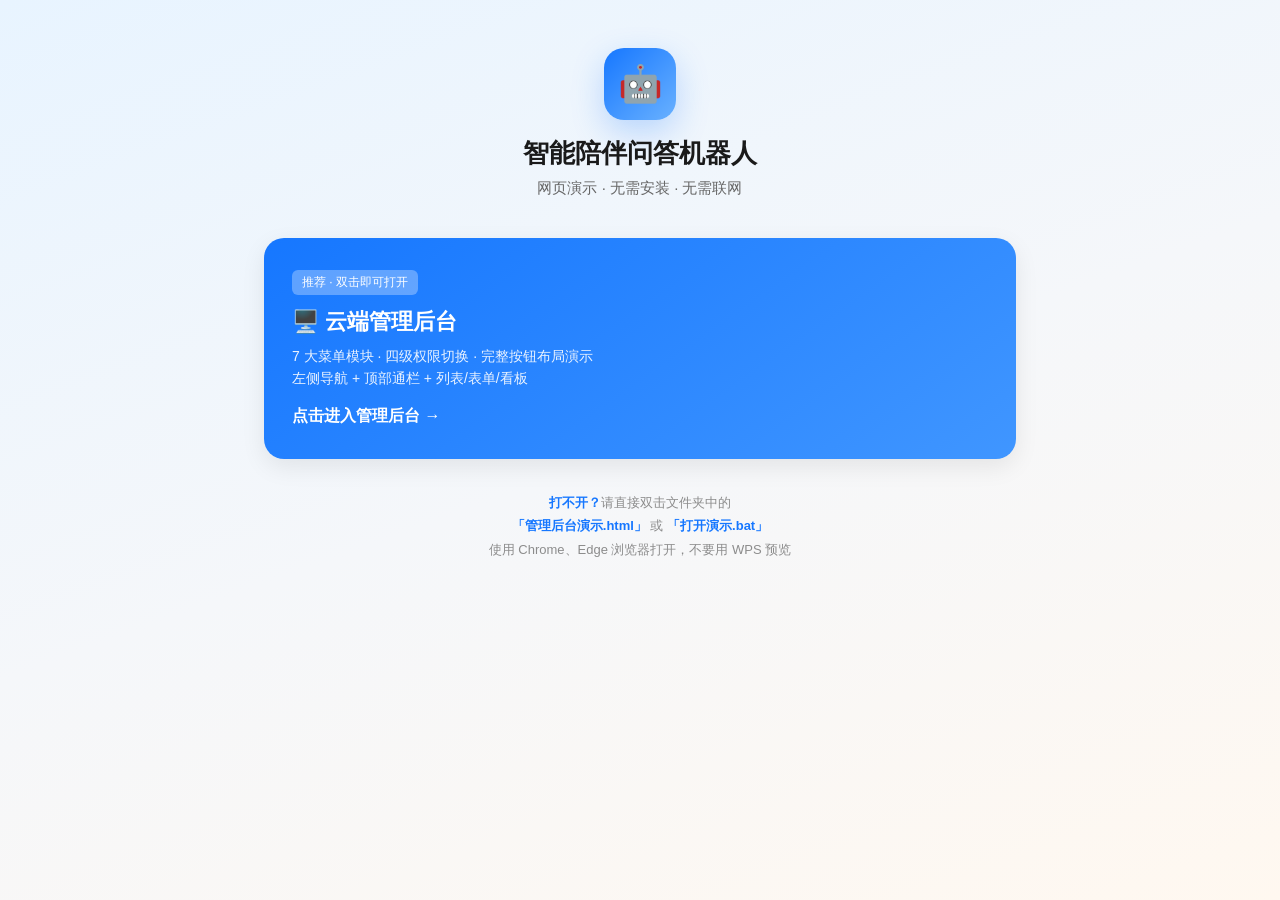
<file: index.html>
<!DOCTYPE html>
<html lang="zh-CN">
<head>
<meta charset="UTF-8">
<meta name="viewport" content="width=device-width, initial-scale=1.0">
<title>智能陪伴问答机器人 - 网页演示</title>
<style>
*{box-sizing:border-box;margin:0;padding:0}
body{font-family:"Microsoft YaHei","PingFang SC",sans-serif;min-height:100vh;background:linear-gradient(160deg,#e8f4ff,#f5f7fa 50%,#fff8f0);color:#1a1a1a}
.wrap{max-width:800px;margin:0 auto;padding:48px 24px;text-align:center}
.logo{width:72px;height:72px;margin:0 auto 16px;border-radius:20px;background:linear-gradient(135deg,#1677ff,#69b1ff);font-size:36px;line-height:72px;box-shadow:0 12px 32px rgba(22,119,255,.25)}
h1{font-size:26px;margin-bottom:8px}
.sub{color:#666;margin-bottom:40px;font-size:15px}
.card{display:block;padding:32px 28px;border-radius:20px;text-decoration:none;color:inherit;margin-bottom:20px;text-align:left;box-shadow:0 8px 24px rgba(0,0,0,.08);transition:transform .2s}
.card:hover{transform:translateY(-4px);box-shadow:0 16px 40px rgba(0,0,0,.12)}
.card.main{background:linear-gradient(145deg,#1677ff,#4096ff);color:#fff}
.card h2{font-size:22px;margin-bottom:8px}
.card p{font-size:14px;opacity:.9;line-height:1.6;margin-bottom:16px}
.card .go{font-weight:600;font-size:16px}
.tag{display:inline-block;background:rgba(255,255,255,.3);padding:4px 10px;border-radius:6px;font-size:12px;margin-bottom:12px}
.note{margin-top:32px;font-size:13px;color:#8c8c8c;line-height:1.8}
.note b{color:#1677ff}
</style>
</head>
<body>
<div class="wrap">
  <div class="logo">🤖</div>
  <h1>智能陪伴问答机器人</h1>
  <p class="sub">网页演示 · 无需安装 · 无需联网</p>

  <a href="管理后台演示.html" class="card main">
    <span class="tag">推荐 · 双击即可打开</span>
    <h2>🖥️ 云端管理后台</h2>
    <p>7 大菜单模块 · 四级权限切换 · 完整按钮布局演示<br>左侧导航 + 顶部通栏 + 列表/表单/看板</p>
    <span class="go">点击进入管理后台 →</span>
  </a>

  <p class="note">
    <b>打不开？</b>请直接双击文件夹中的<br>
    <b>「管理后台演示.html」</b> 或 <b>「打开演示.bat」</b><br>
    使用 Chrome、Edge 浏览器打开，不要用 WPS 预览
  </p>
</div>
</body>
</html>
</file>
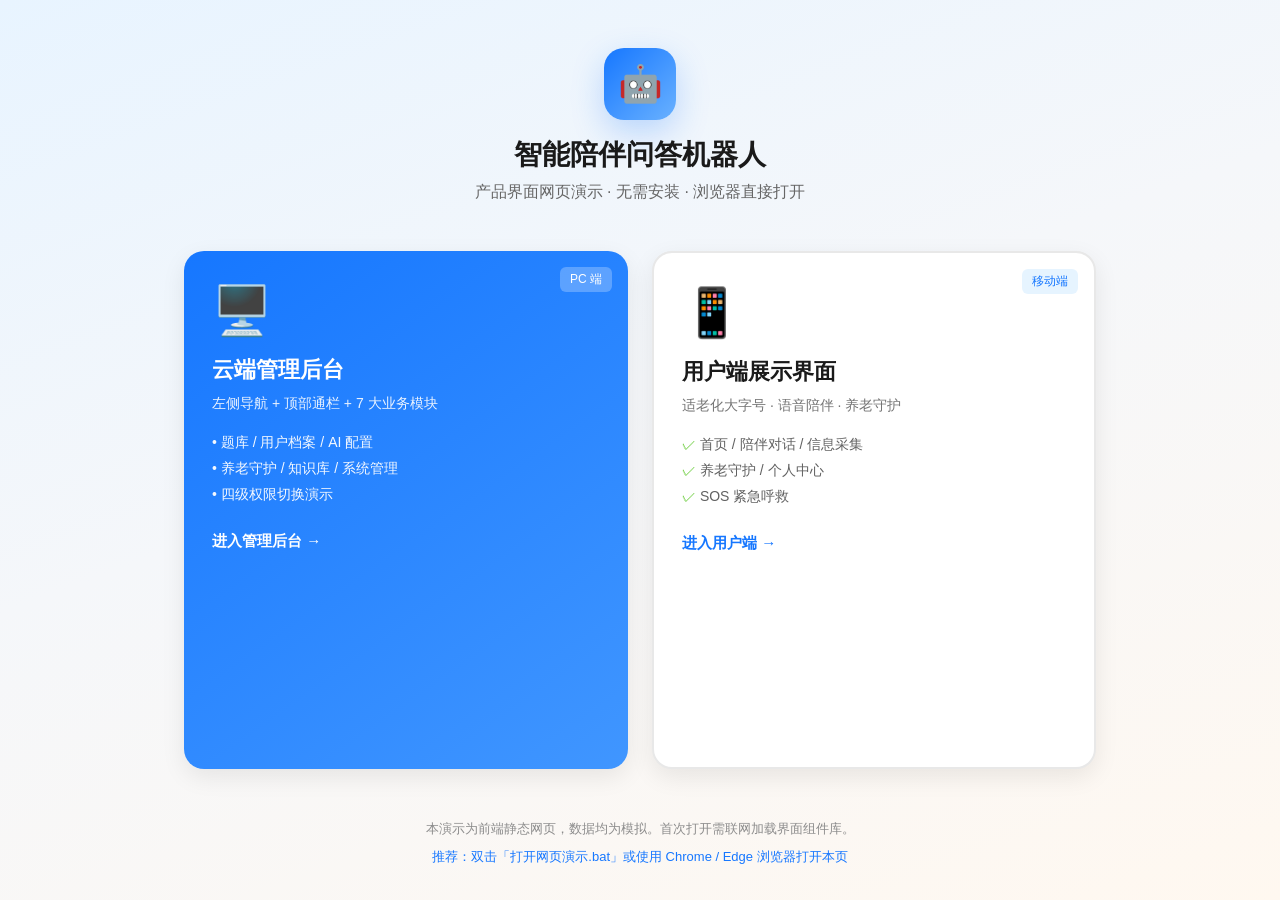
<file: public/index.html>
<!DOCTYPE html>
<html lang="zh-CN">
  <head>
    <meta charset="UTF-8" />
    <meta name="viewport" content="width=device-width, initial-scale=1.0" />
    <title>智能陪伴问答机器人 - 网页演示</title>
    <link rel="stylesheet" href="assets/portal.css" />
  </head>
  <body>
    <div class="portal">
      <header class="portal-header">
        <div class="logo">🤖</div>
        <h1>智能陪伴问答机器人</h1>
        <p class="subtitle">产品界面网页演示 · 无需安装 · 浏览器直接打开</p>
      </header>

      <main class="portal-main">
        <a href="admin/index.html" class="portal-card admin">
          <span class="card-tag">PC 端</span>
          <div class="card-icon">🖥️</div>
          <h2>云端管理后台</h2>
          <p>左侧导航 + 顶部通栏 + 7 大业务模块</p>
          <ul>
            <li>题库 / 用户档案 / AI 配置</li>
            <li>养老守护 / 知识库 / 系统管理</li>
            <li>四级权限切换演示</li>
          </ul>
          <span class="card-btn">进入管理后台 →</span>
        </a>

        <a href="user/index.html" class="portal-card user">
          <span class="card-tag">移动端</span>
          <div class="card-icon">📱</div>
          <h2>用户端展示界面</h2>
          <p>适老化大字号 · 语音陪伴 · 养老守护</p>
          <ul>
            <li>首页 / 陪伴对话 / 信息采集</li>
            <li>养老守护 / 个人中心</li>
            <li>SOS 紧急呼救</li>
          </ul>
          <span class="card-btn">进入用户端 →</span>
        </a>
      </main>

      <footer class="portal-footer">
        <p>本演示为前端静态网页，数据均为模拟。首次打开需联网加载界面组件库。</p>
        <p class="hint">推荐：双击「打开网页演示.bat」或使用 Chrome / Edge 浏览器打开本页</p>
      </footer>
    </div>
  </body>
</html>
</file>
<file: public/assets/portal.css>
* {
  box-sizing: border-box;
  margin: 0;
  padding: 0;
}
body {
  font-family: -apple-system, BlinkMacSystemFont, 'PingFang SC', 'Microsoft YaHei', sans-serif;
  min-height: 100vh;
  background: linear-gradient(160deg, #e8f4ff 0%, #f5f7fa 45%, #fff8f0 100%);
  color: #1a1a1a;
}
.portal {
  max-width: 960px;
  margin: 0 auto;
  padding: 48px 24px 32px;
  min-height: 100vh;
  display: flex;
  flex-direction: column;
}
.portal-header {
  text-align: center;
  margin-bottom: 48px;
}
.logo {
  width: 72px;
  height: 72px;
  margin: 0 auto 16px;
  border-radius: 20px;
  background: linear-gradient(135deg, #1677ff, #69b1ff);
  display: flex;
  align-items: center;
  justify-content: center;
  font-size: 36px;
  box-shadow: 0 12px 32px rgba(22, 119, 255, 0.25);
}
.portal-header h1 {
  font-size: 28px;
  font-weight: 700;
  margin-bottom: 8px;
}
.subtitle {
  color: #666;
  font-size: 16px;
}
.portal-main {
  display: grid;
  grid-template-columns: repeat(2, 1fr);
  gap: 24px;
  flex: 1;
}
@media (max-width: 720px) {
  .portal-main {
    grid-template-columns: 1fr;
  }
}
.portal-card {
  position: relative;
  display: block;
  padding: 32px 28px;
  border-radius: 20px;
  text-decoration: none;
  color: inherit;
  transition: transform 0.2s, box-shadow 0.2s;
  box-shadow: 0 8px 24px rgba(0, 0, 0, 0.08);
}
.portal-card:hover {
  transform: translateY(-6px);
  box-shadow: 0 16px 40px rgba(0, 0, 0, 0.12);
}
.portal-card.admin {
  background: linear-gradient(145deg, #1677ff, #4096ff);
  color: #fff;
}
.portal-card.user {
  background: #fff;
  border: 2px solid #e8e8e8;
}
.card-tag {
  position: absolute;
  top: 16px;
  right: 16px;
  font-size: 12px;
  padding: 4px 10px;
  border-radius: 6px;
  background: rgba(255, 255, 255, 0.25);
}
.portal-card.user .card-tag {
  background: #e6f4ff;
  color: #1677ff;
}
.card-icon {
  font-size: 48px;
  margin-bottom: 16px;
}
.portal-card h2 {
  font-size: 22px;
  margin-bottom: 8px;
}
.portal-card > p {
  font-size: 14px;
  opacity: 0.9;
  margin-bottom: 16px;
  line-height: 1.5;
}
.portal-card.user > p {
  color: #666;
}
.portal-card ul {
  list-style: none;
  margin-bottom: 24px;
}
.portal-card li {
  font-size: 14px;
  padding: 4px 0;
  opacity: 0.95;
}
.portal-card.user li {
  color: #595959;
}
.portal-card.user li::before {
  content: '✓ ';
  color: #52c41a;
}
.portal-card.admin li::before {
  content: '• ';
}
.card-btn {
  display: inline-block;
  font-weight: 600;
  font-size: 15px;
}
.portal-card.user .card-btn {
  color: #1677ff;
}
.portal-footer {
  text-align: center;
  margin-top: 48px;
  color: #8c8c8c;
  font-size: 13px;
  line-height: 1.8;
}
.portal-footer .hint {
  color: #1677ff;
  margin-top: 4px;
}
</file>
